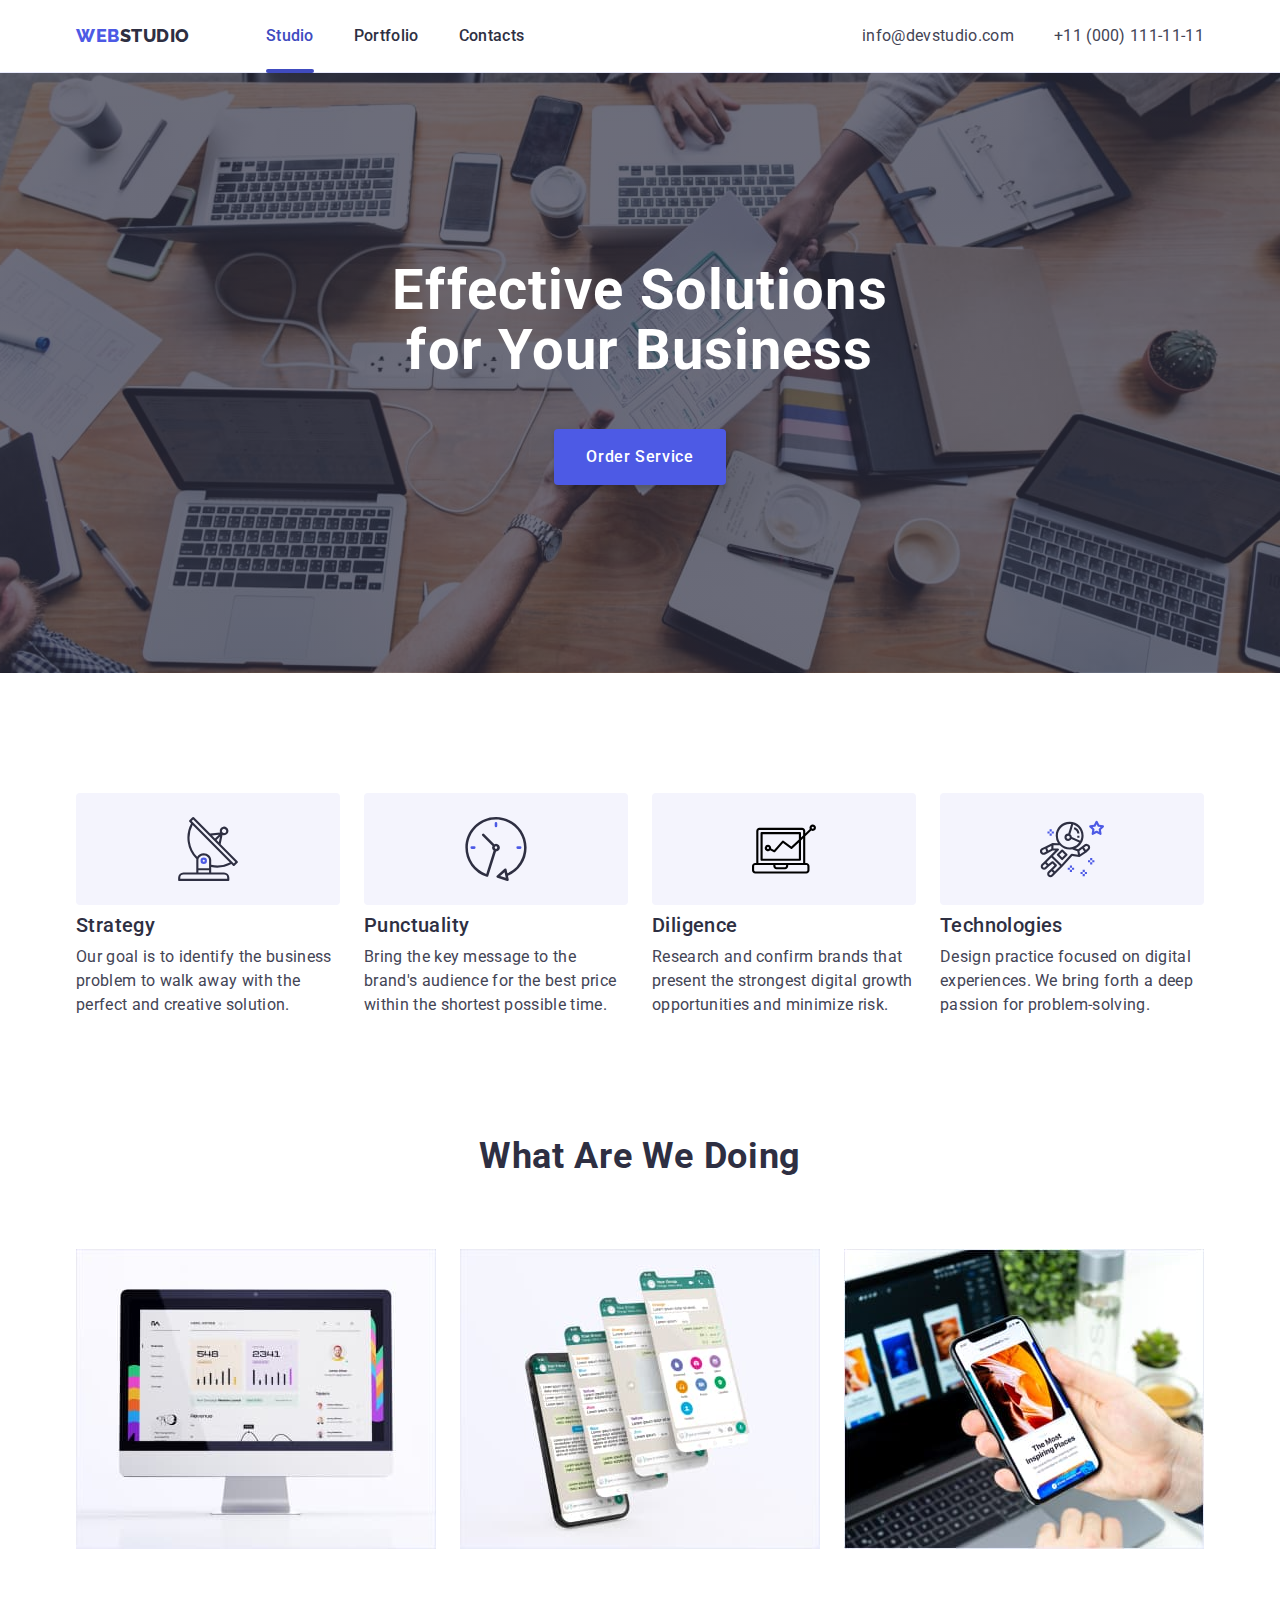
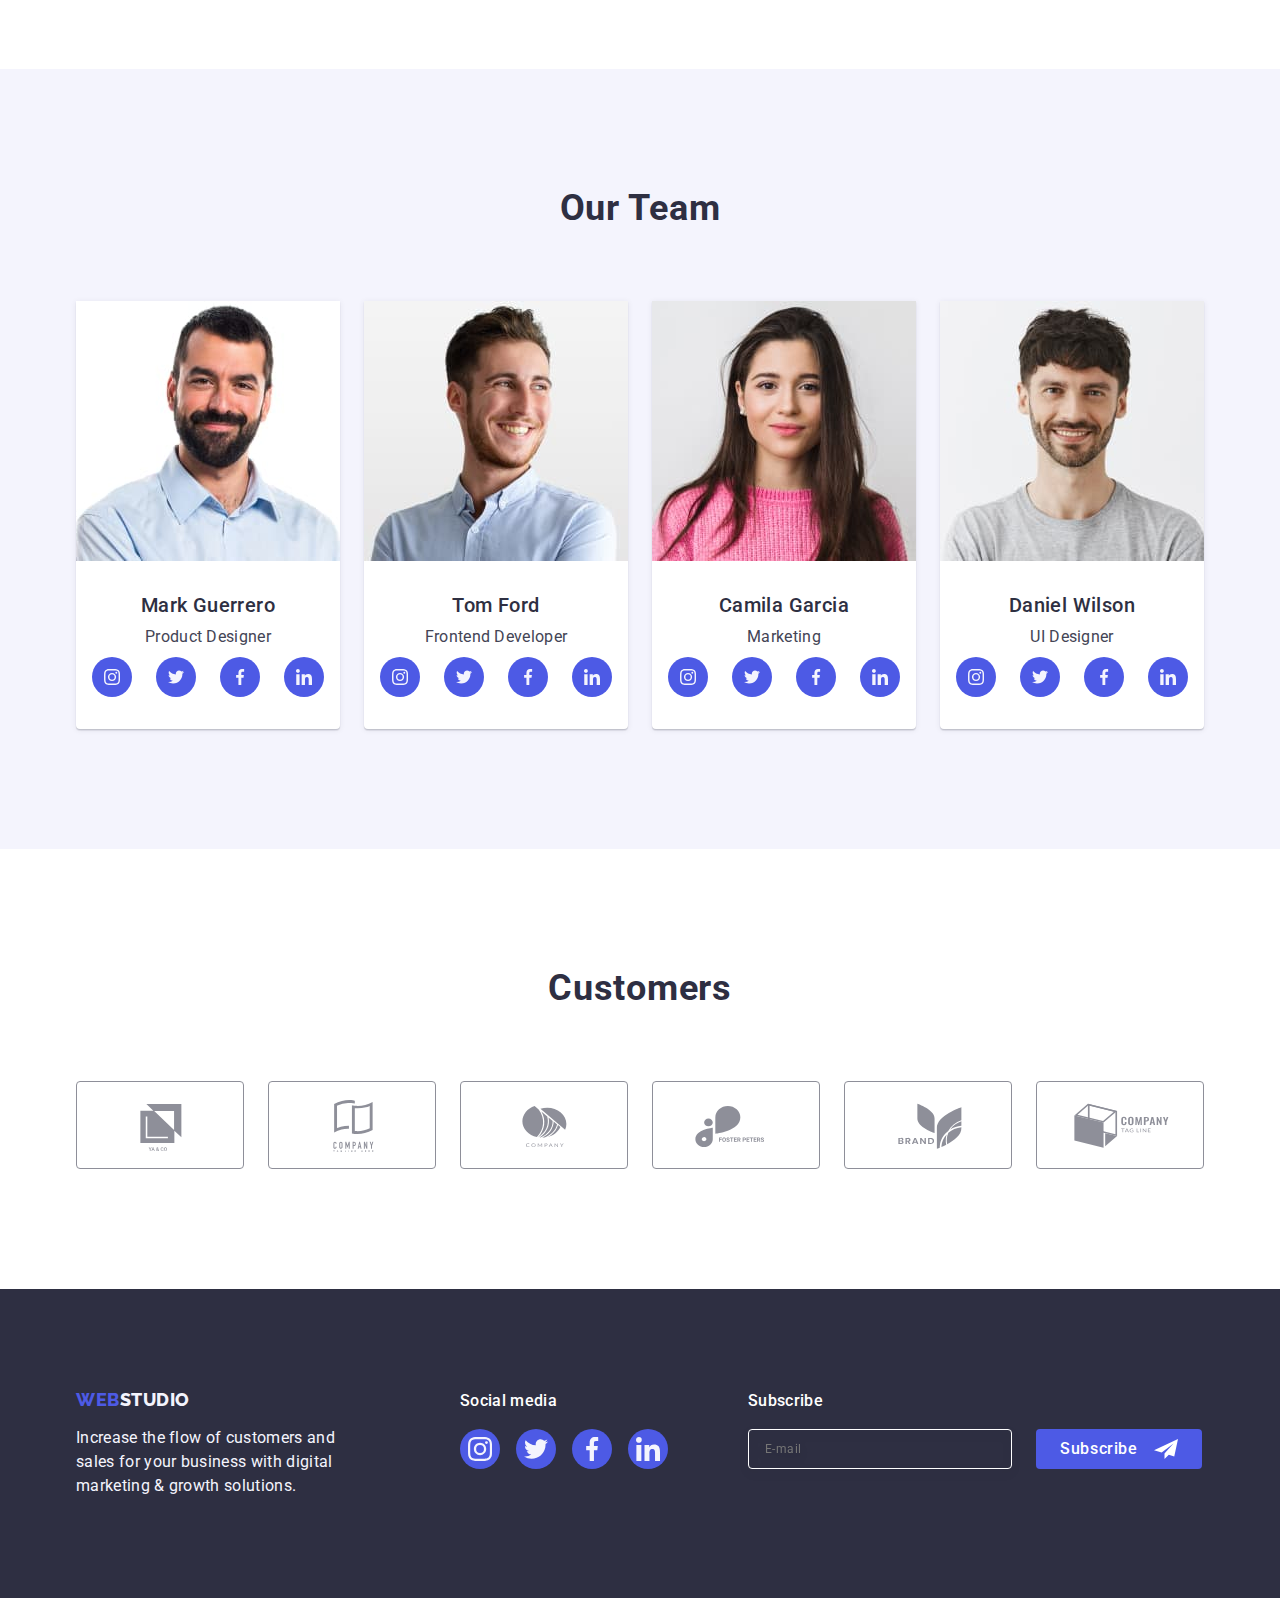
<file: index.html>
<!DOCTYPE html>
<html lang="en">
  <head>
    <meta charset="UTF-8" />
    <meta name="viewport" content="width=device-width, initial-scale=1.0" />
    <link
      href="https://cdn.jsdelivr.net/npm/modern-normalize@2.0.0/modern-normalize.min.css"
      rel="stylesheet"
    />
    <link rel="preconnect" href="https://fonts.googleapis.com" />
    <link rel="preconnect" href="https://fonts.gstatic.com" crossorigin />
    <link
      href="https://fonts.googleapis.com/css2?family=Raleway:wght@800&family=Roboto:wght@400;500;700;900&display=swap"
      rel="stylesheet"
    />
    <link rel="stylesheet" href="./css/styles.css" />
    <title>Main Page</title>
  </head>
  <body>
    <header class="top-line">
      <div class="container navigation-container">
        <nav class="navigation">
          <a href="./index.html" class="logo link"
            >Web<span class="logo-change">Studio</span></a
          >
          <ul class="page-nav list">
            <li><a href="./index.html" class="link current">Studio</a></li>
            <li><a href="./portfolio.html" class="link">Portfolio</a></li>
            <li><a href="" class="link">Contacts</a></li>
          </ul>
        </nav>
        <address class="header-adres">
          <ul class="contacts list">
            <li>
              <a href="mailto:info@devstudio.com" class="link"
                >info@devstudio.com</a
              >
            </li>
            <li>
              <a href="tel:+110001111111" class="link">+11 (000) 111-11-11</a>
            </li>
          </ul>
        </address>
      </div>
    </header>
    <main>
      <section class="main-section">
        <div class="container">
          <h1 class="main-title">Effective Solutions for Your Business</h1>
          <button type="button" class="main-button" data-modal-open>
            Order Service
          </button>
        </div>
      </section>
      <section class="prof-section">
        <div class="container">
          <h2 class="visually-hidden">Advantages</h2>
          <ul class="prof-list list">
            <li class="prof-item">
              <div class="adv-icon-container">
                <svg class="adv-icon" width="64" height="64">
                  <use href="./images/icons.svg#icon-antenna"></use>
                </svg>
              </div>
              <h3 class="prof-title">Strategy</h3>
              <p class="prof-text">
                Our goal is to identify the business problem to walk away with
                the perfect and creative solution.
              </p>
            </li>
            <li class="prof-item">
              <div class="adv-icon-container">
                <svg class="adv-icon" width="64" height="64">
                  <use href="./images/icons.svg#icon-clock"></use>
                </svg>
              </div>
              <h3 class="prof-title">Punctuality</h3>
              <p class="prof-text">
                Bring the key message to the brand's audience for the best price
                within the shortest possible time.
              </p>
            </li>
            <li class="prof-item">
              <div class="adv-icon-container">
                <svg class="adv-icon" width="64" height="64">
                  <use href="./images/icons.svg#icon-vector"></use>
                </svg>
              </div>
              <h3 class="prof-title">Diligence</h3>
              <p class="prof-text">
                Research and confirm brands that present the strongest digital
                growth opportunities and minimize risk.
              </p>
            </li>
            <li class="prof-item">
              <div class="adv-icon-container">
                <svg class="adv-icon" width="64" height="64">
                  <use href="./images/icons.svg#icon-astronaut"></use>
                </svg>
              </div>
              <h3 class="prof-title">Technologies</h3>
              <p class="prof-text">
                Design practice focused on digital experiences. We bring forth a
                deep passion for problem-solving.
              </p>
            </li>
          </ul>
        </div>
      </section>
      <section class="section-projects">
        <div class="container">
          <h2 class="title">What are we doing</h2>
          <ul class="projects-list list">
            <li class="projects-item">
              <img
                src="./images/img1.jpg"
                alt="computer"
                width="360"
                height="300"
              />
            </li>
            <li class="projects-item">
              <img
                src="./images/img2.jpg"
                alt="telephone"
                width="360"
                height="300"
              />
            </li>
            <li class="projects-item">
              <img
                src="./images/img3.jpg"
                alt="telephone"
                width="360"
                height="300"
              />
            </li>
          </ul>
        </div>
      </section>
      <section class="section-our-team">
        <div class="container">
          <h2 class="title">Our Team</h2>
          <ul class="our-team-list list">
            <li class="our-team-item">
              <img
                src="./images/teamcard1.jpg"
                alt="mark"
                width="264"
                height="260"
              />
              <div class="team-container">
                <h3 class="team-title">Mark Guerrero</h3>
                <p class="our-team-text">Product Designer</p>
                <ul class="team-sm-list list">
                  <li class="team-sm-item">
                    <a href="" class="link">
                      <svg class="icon" width="16" height="16">
                        <use
                          href="./images/icons.svg#icon-instagram-logo"
                        ></use>
                      </svg>
                    </a>
                  </li>
                  <li class="team-sm-item">
                    <a href="" class="link">
                      <svg class="icon" width="16" height="16">
                        <use href="./images/icons.svg#icon-twitter-logo"></use>
                      </svg>
                    </a>
                  </li>
                  <li class="team-sm-item">
                    <a href="" class="link">
                      <svg class="icon" width="16" height="16">
                        <use href="./images/icons.svg#icon-facebook-logo"></use>
                      </svg>
                    </a>
                  </li>
                  <li class="team-sm-item">
                    <a href="" class="link">
                      <svg class="icon" width="16" height="16">
                        <use href="./images/icons.svg#icon-linkedin-logo"></use>
                      </svg>
                    </a>
                  </li>
                </ul>
              </div>
            </li>
            <li class="our-team-item">
              <img
                src="./images/teamcard2.jpg"
                alt="tom"
                width="264"
                height="260"
              />
              <div class="team-container">
                <h3 class="team-title">Tom Ford</h3>
                <p class="our-team-text">Frontend Developer</p>
                <ul class="team-sm-list list">
                  <li class="team-sm-item">
                    <a href="" class="link">
                      <svg class="icon" width="16" height="16">
                        <use
                          href="./images/icons.svg#icon-instagram-logo"
                        ></use>
                      </svg>
                    </a>
                  </li>
                  <li class="team-sm-item">
                    <a href="" class="link">
                      <svg class="icon" width="16" height="16">
                        <use href="./images/icons.svg#icon-twitter-logo"></use>
                      </svg>
                    </a>
                  </li>
                  <li class="team-sm-item">
                    <a href="" class="link">
                      <svg class="icon" width="16" height="16">
                        <use href="./images/icons.svg#icon-facebook-logo"></use>
                      </svg>
                    </a>
                  </li>
                  <li class="team-sm-item">
                    <a href="" class="link">
                      <svg class="icon" width="16" height="16">
                        <use href="./images/icons.svg#icon-linkedin-logo"></use>
                      </svg>
                    </a>
                  </li>
                </ul>
              </div>
            </li>
            <li class="our-team-item">
              <img
                src="./images/teamcard3.jpg"
                alt="camila"
                width="264"
                height="260"
              />
              <div class="team-container">
                <h3 class="team-title">Camila Garcia</h3>
                <p class="our-team-text">Marketing</p>
                <ul class="team-sm-list list">
                  <li class="team-sm-item">
                    <a href="" class="link">
                      <svg class="icon" width="16" height="16">
                        <use
                          href="./images/icons.svg#icon-instagram-logo"
                        ></use>
                      </svg>
                    </a>
                  </li>
                  <li class="team-sm-item">
                    <a href="" class="link">
                      <svg class="icon" width="16" height="16">
                        <use href="./images/icons.svg#icon-twitter-logo"></use>
                      </svg>
                    </a>
                  </li>
                  <li class="team-sm-item">
                    <a href="" class="link">
                      <svg class="icon" width="16" height="16">
                        <use href="./images/icons.svg#icon-facebook-logo"></use>
                      </svg>
                    </a>
                  </li>
                  <li class="team-sm-item">
                    <a href="" class="link">
                      <svg class="icon" width="16" height="16">
                        <use href="./images/icons.svg#icon-linkedin-logo"></use>
                      </svg>
                    </a>
                  </li>
                </ul>
              </div>
            </li>
            <li class="our-team-item">
              <img
                src="./images/teamcard4.jpg"
                alt="daniel"
                width="264"
                height="260"
              />
              <div class="team-container">
                <h3 class="team-title">Daniel Wilson</h3>
                <p class="our-team-text">UI Designer</p>
                <ul class="team-sm-list list">
                  <li class="team-sm-item">
                    <a href="" class="link">
                      <svg class="icon" width="16" height="16">
                        <use
                          href="./images/icons.svg#icon-instagram-logo"
                        ></use>
                      </svg>
                    </a>
                  </li>
                  <li class="team-sm-item">
                    <a href="" class="link">
                      <svg class="icon" width="16" height="16">
                        <use href="./images/icons.svg#icon-twitter-logo"></use>
                      </svg>
                    </a>
                  </li>
                  <li class="team-sm-item">
                    <a href="" class="link">
                      <svg class="icon" width="16" height="16">
                        <use href="./images/icons.svg#icon-facebook-logo"></use>
                      </svg>
                    </a>
                  </li>
                  <li class="team-sm-item">
                    <a href="" class="link">
                      <svg class="icon" width="16" height="16">
                        <use href="./images/icons.svg#icon-linkedin-logo"></use>
                      </svg>
                    </a>
                  </li>
                </ul>
              </div>
            </li>
          </ul>
        </div>
      </section>
      <section class="section-customers">
        <div class="container">
          <h2 class="title">Customers</h2>
          <ul class="customers-list list">
            <li class="customers-item">
              <a href="" class="link">
                <svg class="icon" width="104" height="56">
                  <use href="./images/icons.svg#icon-customer-1"></use>
                </svg>
              </a>
            </li>
            <li class="customers-item">
              <a href="" class="link">
                <svg class="icon" width="104" height="56">
                  <use href="./images/icons.svg#icon-customer-2"></use>
                </svg>
              </a>
            </li>
            <li class="customers-item">
              <a href="" class="link">
                <svg class="icon" width="104" height="56">
                  <use href="./images/icons.svg#icon-customer-3"></use>
                </svg>
              </a>
            </li>
            <li class="customers-item">
              <a href="" class="link">
                <svg class="icon" width="104" height="56">
                  <use href="./images/icons.svg#icon-customer-4"></use>
                </svg>
              </a>
            </li>
            <li class="customers-item">
              <a href="" class="link">
                <svg class="icon" width="104" height="56">
                  <use href="./images/icons.svg#icon-customer-5"></use>
                </svg>
              </a>
            </li>
            <li class="customers-item">
              <a href="" class="link">
                <svg class="icon" width="104" height="56">
                  <use href="./images/icons.svg#icon-customer-6"></use>
                </svg>
              </a>
            </li>
          </ul>
        </div>
      </section>
    </main>
    <footer class="bottom">
      <div class="father-footer-container container">
        <div class="footer-info-container">
          <a href="./index.html" class="logo link"
            >Web<span class="logo-change-footer">Studio</span></a
          >
          <p class="footer-text">
            Increase the flow of customers and sales for your business with
            digital marketing & growth solutions.
          </p>
        </div>
        <div class="footer-sm-container">
          <p class="sm-sub-text">Social media</p>
          <ul class="footer-sm-list list">
            <li class="footer-sm-item">
              <a href="" class="link">
                <svg class="icon" width="24" height="24">
                  <use href="./images/icons.svg#icon-instagram-logo"></use>
                </svg>
              </a>
            </li>
            <li class="footer-sm-item">
              <a href="" class="link">
                <svg class="icon" width="24" height="24">
                  <use href="./images/icons.svg#icon-twitter-logo"></use>
                </svg>
              </a>
            </li>
            <li class="footer-sm-item">
              <a href="" class="link">
                <svg class="icon" width="24" height="24">
                  <use href="./images/icons.svg#icon-facebook-logo"></use>
                </svg>
              </a>
            </li>
            <li class="footer-sm-item">
              <a href="" class="link">
                <svg class="icon" width="24" height="24">
                  <use href="./images/icons.svg#icon-linkedin-logo"></use>
                </svg>
              </a>
            </li>
          </ul>
        </div>
        <div class="footer-sub-container">
          <p class="sm-sub-text">Subscribe</p>
          <form class="footer-form">
            <label class="footer-label">
              <input
                type="email"
                class="footer-input"
                name="email-address"
                placeholder="E-mail"
              />
            </label>
            <button type="submit" class="footer-button button">
              Subscribe
              <svg class="icon" width="24" height="24">
                <use href="./images/icons.svg#icon-frame"></use>
              </svg>
            </button>
          </form>
        </div>
      </div>
    </footer>
    <div class="backdrop is-hidden" data-modal>
      <div class="modal">
        <button type="button" class="close-button" data-modal-close>
          <svg class="close-icon" width="8" height="8">
            <use href="./images/icons.svg#icon-close-black"></use>
          </svg>
        </button>
        <p class="modal-p">Leave your contacts and we will call you back</p>
        <form class="modal-form">
          <div class="modal-form-container">
            <label class="modal-label" for="user-name">Name</label>
            <div class="modal-input-container">
              <input
                type="text"
                class="modal-input"
                name="user-name"
                id="user-name"
              />
              <svg class="icon" width="18" height="24">
                <use href="./images/icons.svg#icon-person"></use>
              </svg>
            </div>
          </div>
          <div class="modal-form-container">
            <label class="modal-label" for="user-phone">Phone</label>
            <div class="modal-input-container">
              <input
                type="text"
                class="modal-input"
                name="user-phone"
                id="user-phone"
              />
              <svg class="icon" width="18" height="24">
                <use href="./images/icons.svg#icon-phone"></use>
              </svg>
            </div>
          </div>
          <div class="modal-form-container">
            <label class="modal-label" for="user-email">Email</label>
            <div class="modal-input-container">
              <input
                type="text"
                class="modal-input"
                name="user-email"
                id="user-email"
              />
              <svg class="icon" width="18" height="24">
                <use href="./images/icons.svg#icon-email"></use>
              </svg>
            </div>
          </div>
          <div class="modal-form-area-container">
            <label class="modal-label" for="user-comment">Comment</label>
            <textarea
              class="modal-area"
              id="user-comment"
              name="user-comment"
              placeholder="Text input"
            ></textarea>
          </div>
          <div class="modal-form-check-container">
            <input
              type="checkbox"
              class="visually-hidden"
              name="user-privacy"
              id="user-privacy"
              value="true"
            />
            <label class="modal-check-label" for="user-privacy"
              ><span class="label-span"
                ><svg class="icon" width="10" height="8">
                  <use href="./images/icons.svg#icon-check"></use></svg></span
              >I accept the terms and conditions of the
              <a href="" class="label-link">Privacy Policy</a></label
            >
          </div>
          <button type="submit" class="modal-button">Send</button>
        </form>
      </div>
    </div>
    <script src="./js/modal.js"></script>
  </body>
</html>
</file>
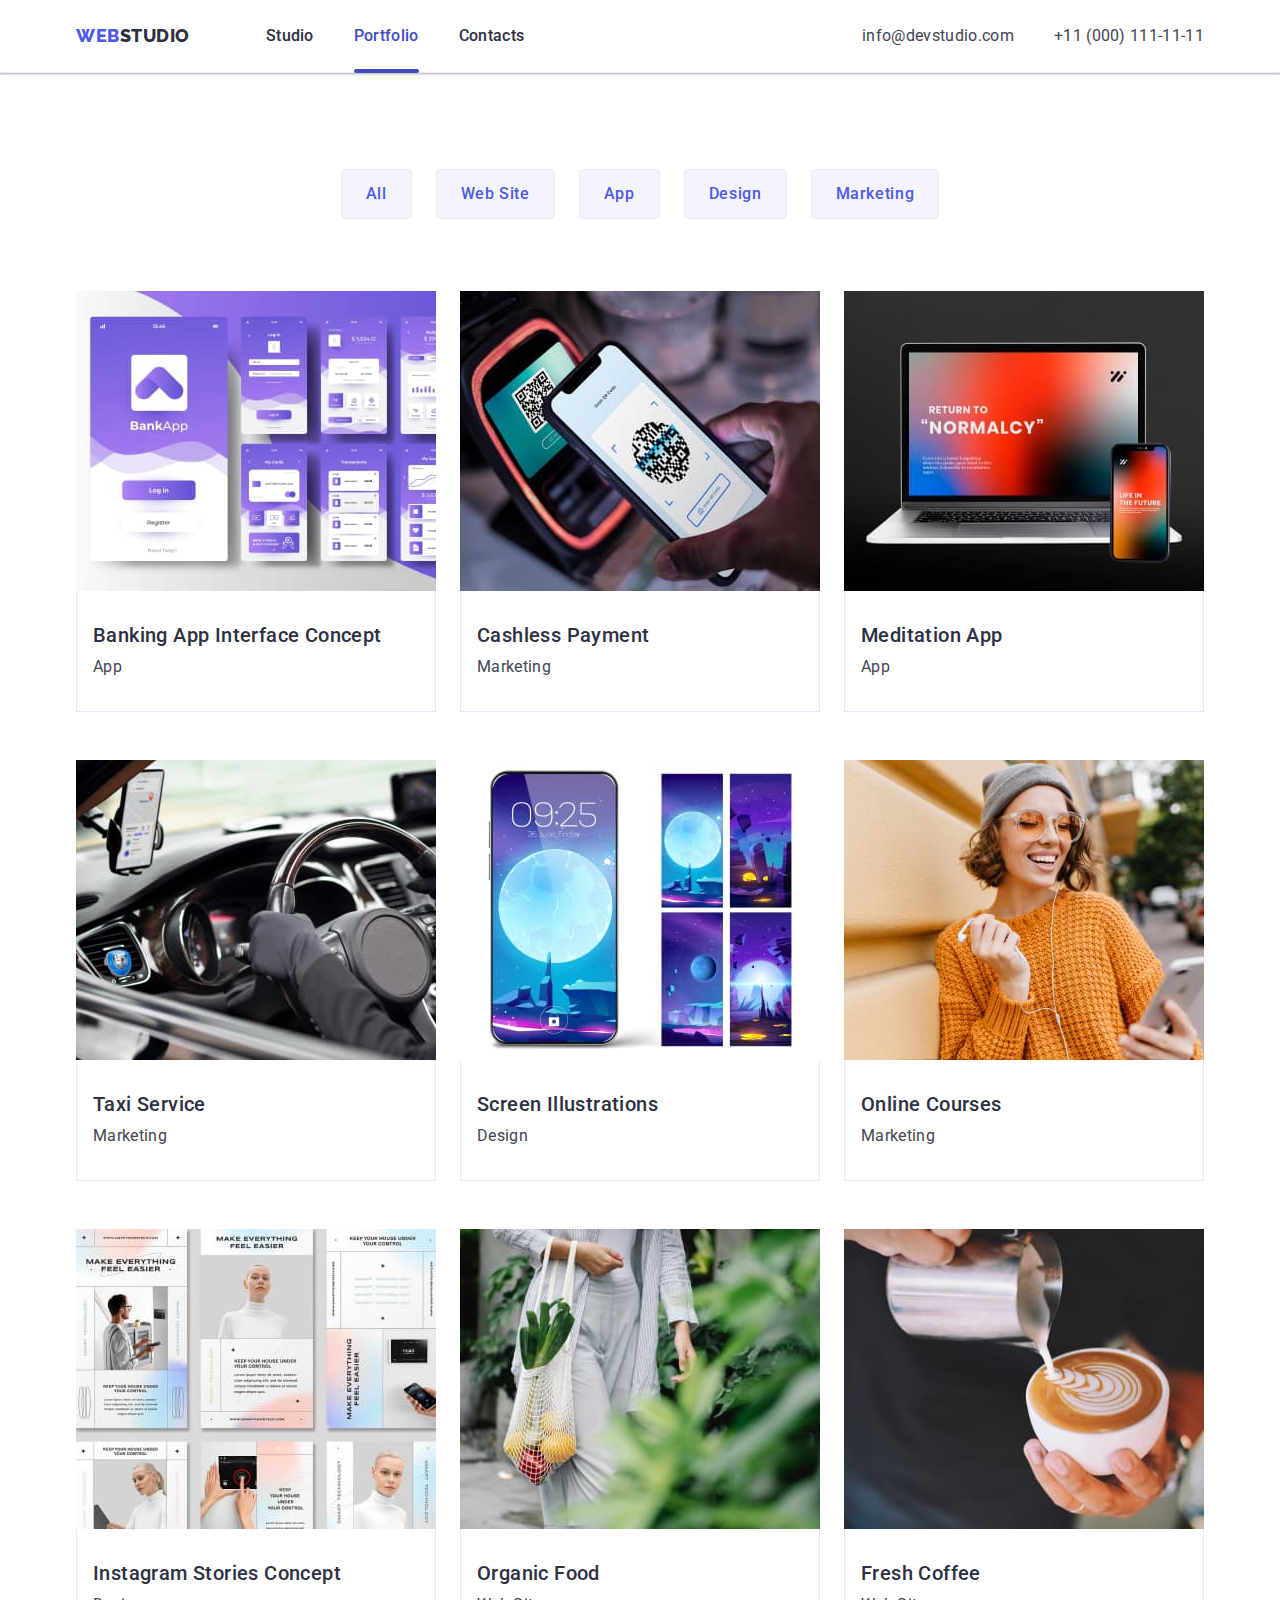
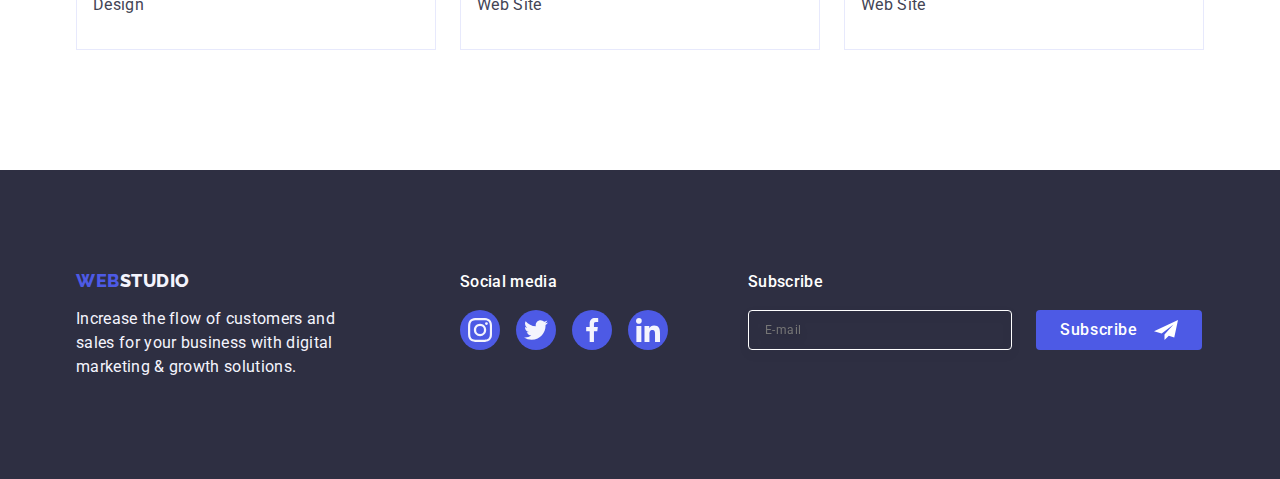
<file: portfolio.html>
<!DOCTYPE html>
<html lang="en">
  <head>
    <meta charset="UTF-8" />
    <meta name="viewport" content="width=device-width, initial-scale=1.0" />
    <link
      href="https://cdn.jsdelivr.net/npm/modern-normalize@2.0.0/modern-normalize.min.css"
      rel="stylesheet"
    />
    <link rel="preconnect" href="https://fonts.googleapis.com" />
    <link rel="preconnect" href="https://fonts.gstatic.com" crossorigin />
    <link
      href="https://fonts.googleapis.com/css2?family=Raleway:wght@800&family=Roboto:wght@400;500;700;900&display=swap"
      rel="stylesheet"
    />
    <link rel="stylesheet" href="./css/styles.css" />
    <title>Portfolio</title>
  </head>
  <body>
    <header class="top-line">
      <div class="container navigation-container">
        <nav class="navigation">
          <a href="./index.html" class="logo link"
            >Web<span class="logo-change">Studio</span></a
          >
          <ul class="page-nav list">
            <li><a href="./index.html" class="link">Studio</a></li>
            <li>
              <a href="./portfolio.html" class="link current">Portfolio</a>
            </li>
            <li><a href="" class="link">Contacts</a></li>
          </ul>
        </nav>
        <address class="header-adres">
          <ul class="contacts list">
            <li>
              <a href="mailto:info@devstudio.com" class="link"
                >info@devstudio.com</a
              >
            </li>
            <li>
              <a href="tel:+110001111111" class="link">+11 (000) 111-11-11</a>
            </li>
          </ul>
        </address>
      </div>
    </header>
    <main>
      <section class="section-portfolio">
        <div class="container">
          <h1 class="visually-hidden">none text</h1>
          <ul class="portfolio-button-list list">
            <li class="portfolio-item">
              <button type="button" class="portfolio-button">All</button>
            </li>
            <li class="portfolio-item">
              <button type="button" class="portfolio-button">Web Site</button>
            </li>
            <li class="portfolio-item">
              <button type="button" class="portfolio-button">App</button>
            </li>
            <li class="portfolio-item">
              <button type="button" class="portfolio-button">Design</button>
            </li>
            <li class="portfolio-item">
              <button type="button" class="portfolio-button">Marketing</button>
            </li>
          </ul>
          <ul class="portfolio-app-list list">
            <li class="portfolio-app-item">
              <a href="" class="portfolio-link link">
                <div class="overlay">
                  <img
                    src="./images/bankingapp.jpg"
                    alt="banking interface"
                    width="360"
                    height="300"
                  />
                  <p class="text-overlay">
                    14 Stylish and User-Friendly App Design Concepts · Task
                    Manager App · Calorie Tracker App · Exotic Fruit Ecommerce
                    App · Cloud Storage App
                  </p>
                </div>
                <div class="app-container">
                  <h2 class="portfolio-title">Banking App Interface Concept</h2>
                  <p class="portfolio-text">App</p>
                </div></a
              >
            </li>
            <li class="portfolio-app-item">
              <a href="" class="portfolio-link link">
                <div class="overlay">
                  <img
                    src="./images/cashpay.jpg"
                    alt="banking interface"
                    width="360"
                    height="300"
                  />
                  <p class="text-overlay">
                    14 Stylish and User-Friendly App Design Concepts · Task
                    Manager App · Calorie Tracker App · Exotic Fruit Ecommerce
                    App · Cloud Storage App
                  </p>
                </div>
                <div class="app-container">
                  <h2 class="portfolio-title">Cashless Payment</h2>
                  <p class="portfolio-text">Marketing</p>
                </div></a
              >
            </li>
            <li class="portfolio-app-item">
              <a href="" class="portfolio-link link">
                <div class="overlay">
                  <img
                    src="./images/meditationapp.jpg"
                    alt="banking interface"
                    width="360"
                    height="300"
                  />
                  <p class="text-overlay">
                    14 Stylish and User-Friendly App Design Concepts · Task
                    Manager App · Calorie Tracker App · Exotic Fruit Ecommerce
                    App · Cloud Storage App
                  </p>
                </div>
                <div class="app-container">
                  <h2 class="portfolio-title">Meditation App</h2>
                  <p class="portfolio-text">App</p>
                </div></a
              >
            </li>
            <li class="portfolio-app-item">
              <a href="" class="portfolio-link link">
                <div class="overlay">
                  <img
                    src="./images/taxiservice.jpg"
                    alt="banking interface"
                    width="360"
                    height="300"
                  />
                  <p class="text-overlay">
                    14 Stylish and User-Friendly App Design Concepts · Task
                    Manager App · Calorie Tracker App · Exotic Fruit Ecommerce
                    App · Cloud Storage App
                  </p>
                </div>
                <div class="app-container">
                  <h2 class="portfolio-title">Taxi Service</h2>
                  <p class="portfolio-text">Marketing</p>
                </div></a
              >
            </li>
            <li class="portfolio-app-item">
              <a href="" class="portfolio-link link">
                <div class="overlay">
                  <img
                    src="./images/illustrations.jpg"
                    alt="banking interface"
                    width="360"
                    height="300"
                  />
                  <p class="text-overlay">
                    14 Stylish and User-Friendly App Design Concepts · Task
                    Manager App · Calorie Tracker App · Exotic Fruit Ecommerce
                    App · Cloud Storage App
                  </p>
                </div>
                <div class="app-container">
                  <h2 class="portfolio-title">Screen Illustrations</h2>
                  <p class="portfolio-text">Design</p>
                </div></a
              >
            </li>
            <li class="portfolio-app-item">
              <a href="" class="portfolio-link link">
                <div class="overlay">
                  <img
                    src="./images/nicegirl.jpg"
                    alt="banking interface"
                    width="360"
                    height="300"
                  />
                  <p class="text-overlay">
                    14 Stylish and User-Friendly App Design Concepts · Task
                    Manager App · Calorie Tracker App · Exotic Fruit Ecommerce
                    App · Cloud Storage App
                  </p>
                </div>
                <div class="app-container">
                  <h2 class="portfolio-title">Online Courses</h2>
                  <p class="portfolio-text">Marketing</p>
                </div></a
              >
            </li>
            <li class="portfolio-app-item">
              <a href="" class="portfolio-link link">
                <div class="overlay">
                  <img
                    src="./images/iststorconc.jpg"
                    alt="banking interface"
                    width="360"
                    height="300"
                  />
                  <p class="text-overlay">
                    14 Stylish and User-Friendly App Design Concepts · Task
                    Manager App · Calorie Tracker App · Exotic Fruit Ecommerce
                    App · Cloud Storage App
                  </p>
                </div>
                <div class="app-container">
                  <h2 class="portfolio-title">Instagram Stories Concept</h2>
                  <p class="portfolio-text">Design</p>
                </div></a
              >
            </li>
            <li class="portfolio-app-item">
              <a href="" class="portfolio-link link">
                <div class="overlay">
                  <img
                    src="./images/orgfood.jpg"
                    alt="banking interface"
                    width="360"
                    height="300"
                  />
                  <p class="text-overlay">
                    14 Stylish and User-Friendly App Design Concepts · Task
                    Manager App · Calorie Tracker App · Exotic Fruit Ecommerce
                    App · Cloud Storage App
                  </p>
                </div>
                <div class="app-container">
                  <h2 class="portfolio-title">Organic Food</h2>
                  <p class="portfolio-text">Web Site</p>
                </div></a
              >
            </li>
            <li class="portfolio-app-item">
              <a href="" class="portfolio-link link">
                <div class="overlay">
                  <img
                    src="./images/freshcoffe.jpg"
                    alt="banking interface"
                    width="360"
                    height="300"
                  />
                  <p class="text-overlay">
                    14 Stylish and User-Friendly App Design Concepts · Task
                    Manager App · Calorie Tracker App · Exotic Fruit Ecommerce
                    App · Cloud Storage App
                  </p>
                </div>
                <div class="app-container">
                  <h2 class="portfolio-title">Fresh Coffee</h2>
                  <p class="portfolio-text">Web Site</p>
                </div></a
              >
            </li>
          </ul>
        </div>
      </section>
    </main>
    <footer class="bottom">
      <div class="father-footer-container container">
        <div class="footer-info-container">
          <a href="./index.html" class="logo link"
            >Web<span class="logo-change-footer">Studio</span></a
          >
          <p class="footer-text">
            Increase the flow of customers and sales for your business with
            digital marketing & growth solutions.
          </p>
        </div>
        <div class="footer-sm-container">
          <p class="sm-sub-text">Social media</p>
          <ul class="footer-sm-list list">
            <li class="footer-sm-item">
              <a href="" class="link">
                <svg class="icon" width="24" height="24">
                  <use href="./images/icons.svg#icon-instagram-logo"></use>
                </svg>
              </a>
            </li>
            <li class="footer-sm-item">
              <a href="" class="link">
                <svg class="icon" width="24" height="24">
                  <use href="./images/icons.svg#icon-twitter-logo"></use>
                </svg>
              </a>
            </li>
            <li class="footer-sm-item">
              <a href="" class="link">
                <svg class="icon" width="24" height="24">
                  <use href="./images/icons.svg#icon-facebook-logo"></use>
                </svg>
              </a>
            </li>
            <li class="footer-sm-item">
              <a href="" class="link">
                <svg class="icon" width="24" height="24">
                  <use href="./images/icons.svg#icon-linkedin-logo"></use>
                </svg>
              </a>
            </li>
          </ul>
        </div>
        <div class="footer-sub-container">
          <p class="sm-sub-text">Subscribe</p>
          <form class="footer-form">
            <label class="footer-label">
              <input
                type="email"
                class="footer-input"
                name="email-address"
                placeholder="E-mail"
              />
            </label>
            <button type="submit" class="footer-button button">
              Subscribe
              <svg class="icon" width="24" height="24">
                <use href="./images/icons.svg#icon-frame"></use>
              </svg>
            </button>
          </form>
        </div>
      </div>
    </footer>
  </body>
</html>
</file>
<file: css/styles.css>
body {
  font-family: "Roboto", sans-serif;
  color: #434455;
  background-color: var(--white-color);
  font-size: 16px;
  line-height: 1.5;
  letter-spacing: 0.02em;
}

:root {
  --cloud-color: #f4f4fd;
  --navy-color: #2e2f42;
  --white-color: #ffffff;
  --iris-color: #4d5ae5;
  --ocean-color: #404bbf;
  --corn-color: #e7e9fc;
  --light-slate-color: #8e8f99;
  --green-color: #31d0aa;
  --dairy-color: #fcfcfc;
}

p,
h1,
h2,
h3,
h4,
h5,
h6 {
  margin-top: 0;
  margin-bottom: 0;
}

ul {
  margin-top: 0;
  margin-bottom: 0;
  padding-left: 0;
}

img {
  display: block;
}

button {
  font-family: inherit;
  color: currentColor;
}

input {
  font-family: inherit;
}

.container {
  width: 1158px;
  margin: 0 auto;
  padding-left: 15px;
  padding-right: 15px;
}

.navigation-container {
  display: flex;
  justify-content: space-between;
}

.top-line {
  border-bottom: 1px solid var(--corn-color);
  box-shadow: 0px 1px 6px 0px rgba(46, 47, 66, 0.08),
    0px 1px 1px 0px rgba(46, 47, 66, 0.16),
    0px 2px 1px 0px rgba(46, 47, 66, 0.08);
}

.navigation {
  display: flex;
  align-items: center;
}

.logo {
  font-family: "Raleway", sans-serif;
  font-weight: 800;
  font-size: 18px;
  line-height: 1.17;
  letter-spacing: 0.03em;
  text-transform: uppercase;
  text-decoration: none;
  color: var(--iris-color);
  display: flex;
  margin-right: 76px;
}

.logo-change {
  color: var(--navy-color);
}

.list {
  list-style: none;
  padding: 0;
  margin: 0;
}

.page-nav {
  display: flex;
  gap: 40px;
  margin: 0 auto;
}

.page-nav .link {
  font-weight: 500;
  font-style: normal;
  text-decoration: none;
  color: var(--navy-color);
  display: block;
  padding-top: 24px;
  padding-bottom: 24px;
  transition: color 250ms cubic-bezier(0.4, 0, 0.2, 1);
}

.page-nav .link:hover,
.page-nav .link:active,
.page-nav .link:focus {
  color: var(--ocean-color);
}

.page-nav .link.current {
  color: var(--ocean-color);
}

.current {
  position: relative;
}

.current::after {
  content: "";
  width: 100%;
  height: 4px;
  border-radius: 2px;
  position: absolute;
  bottom: -1px;
  background-color: var(--ocean-color);
  left: 0;
}

.header-adres {
  font-style: normal;
  display: flex;
}

.contacts {
  display: flex;
  gap: 40px;
}

.contacts .link {
  font-style: normal;
  text-decoration: none;
  color: #434455;
  display: block;
  padding-top: 24px;
  padding-bottom: 24px;
  transition: color 250ms cubic-bezier(0.4, 0, 0.2, 1);
}

.contacts .link:hover,
.contacts .link:active,
.contacts .link:focus {
  color: var(--ocean-color);
}

.bottom {
  background-color: var(--navy-color);
  padding-top: 100px;
  padding-bottom: 100px;
}

.bottom .logo {
  display: inline-block;
  margin-bottom: 16px;
  margin-right: 0;
}

.logo-change-footer {
  color: var(--cloud-color);
}

.footer-text {
  color: var(--cloud-color);
  display: flex;
  width: 264px;
  flex-direction: column;
  flex-shrink: 0;
}

.father-footer-container {
  display: flex;
  align-items: baseline;
}

.footer-info-container {
  margin-right: 120px;
}

.footer-sm-container {
  margin-right: 80px;
}

.sm-sub-text {
  font-weight: 500;
  color: var(--white-color);
  margin-bottom: 16px;
}

.footer-sm-list {
  display: flex;
  gap: 16px;
}

.footer-sm-list .link {
  display: flex;
  justify-content: center;
  align-items: center;
  width: 40px;
  height: 40px;
  border-radius: 50%;
  background-color: var(--iris-color);
  transition: background-color 250ms cubic-bezier(0.4, 0, 0.2, 1);
}

.footer-sm-list .icon {
  fill: var(--cloud-color);
}

.footer-sm-list .link:hover,
.footer-sm-list .link:focus {
  background-color: var(--green-color);
}

.footer-form {
  display: flex;
  gap: 24px;
}

.footer-input {
  padding-left: 16px;
  border-radius: 4px;
  border: 1px solid var(--white-color);
  width: 264px;
  height: 40px;
  flex-shrink: 0;
  background-color: transparent;
  color: var(--white-color);
  font-size: 12px;
  line-height: 1.5;
  letter-spacing: 0.04em;
  filter: drop-shadow(0px 4px 4px rgba(0, 0, 0, 0.15));
}

.footer-button {
  display: flex;
  cursor: pointer;
  min-width: 165px;
  height: 40px;
  padding: 8px 24px;
  justify-content: center;
  align-items: center;
  border-radius: 4px;
  border: none;
  background-color: var(--iris-color);
  color: var(--white-color);
  font-weight: 500;
  letter-spacing: 0.04em;
  line-height: 1.5;
  text-align: center;
  fill: var(--white-color);
  transition: background-color 250ms cubic-bezier(0.4, 0, 0.2, 1);
}

.footer-button .icon {
  margin-left: 16px;
}

.footer-button:is(:hover, :focus) {
  background-color: var(--green-color);
}

.backdrop.is-hidden {
  visibility: hidden;
  opacity: 0;
  pointer-events: none;
}

.backdrop {
  position: fixed;
  top: 0;
  left: 0;
  width: 100%;
  height: 100%;
  opacity: 1;
  background-color: rgba(46, 47, 66, 0.4);
  transition: opacity 250ms cubic-bezier(0.4, 0, 0.2, 1),
    visibility 250ms cubic-bezier(0.4, 0, 0.2, 1);
  visibility: visible;
}

.modal {
  position: absolute;
  top: 50%;
  left: 50%;
  transform: translate(-50%, -50%) scale(1);
  width: 408px;
  min-height: 584px;
  background-color: var(--dairy-color);
  box-shadow: 0px 2px 1px 0px rgba(0, 0, 0, 0.2),
    0px 1px 3px 0px rgba(0, 0, 0, 0.12), 0px 1px 1px 0px rgba(0, 0, 0, 0.14);
  border-radius: 4px;
  transition: transform 250ms cubic-bezier(0.4, 0, 0.2, 1);
  padding: 72px 24px 24px 24px;
}

.close-button {
  position: absolute;
  top: 24px;
  right: 24px;
  width: 24px;
  height: 24px;
  border-radius: 50%;
  display: flex;
  align-items: center;
  justify-content: center;
  background-color: var(--corn-color);
  border: 1px solid rgba(0, 0, 0, 0.1);
  padding: 0;
  cursor: pointer;
  transition: background-color 250ms cubic-bezier(0.4, 0, 0.2, 1),
    border 250ms cubic-bezier(0.4, 0, 0.2, 1);
}

.close-button:is(:hover, :focus) {
  background-color: var(--ocean-color);
  border: none;
  fill: var(--white-color);
}

.close-icon {
  transition: fill 250ms cubic-bezier(0.4, 0, 0.2, 1);
}

.modal-p {
  font-weight: 500;
  text-align: center;
  color: var(--navy-color);
  margin-bottom: 16px;
}

.modal-form-container {
  margin-bottom: 8px;
}

.modal-label {
  font-size: 12px;
  line-height: 1.17;
  letter-spacing: 0.04em;
  color: var(--light-slate-color);
  display: block;
  margin-bottom: 4px;
}

.modal-input-container {
  position: relative;
}

.modal-input {
  width: 100%;
  height: 40px;
  border: 1px solid rgba(46, 47, 66, 0.4);
  border-radius: 4px;
  background-color: transparent;
  padding-left: 38px;
  outline: transparent;
  transition: border-color 250ms cubic-bezier(0.4, 0, 0.2, 1);
}

.modal-input:focus {
  border-color: var(--iris-color);
}

.modal-input-container .icon {
  position: absolute;
  left: 16px;
  top: 50%;
  transform: translateY(-50%);
  transition: fill 250ms cubic-bezier(0.4, 0, 0.2, 1);
}

.modal-input:focus + .icon {
  fill: var(--iris-color);
}

.modal-form-area-container {
  margin-bottom: 16px;
}

.modal-area {
  width: 100%;
  height: 120px;
  font-size: 12px;
  line-height: 1.17;
  letter-spacing: 0.04em;
  color: rgba(46, 47, 66, 0.4);
  border: 1px solid rgba(46, 47, 66, 0.4);
  border-radius: 4px;
  background-color: transparent;
  padding: 8px 16px;
  outline: transparent;
  resize: none;
  transition: border-color 250ms cubic-bezier(0.4, 0, 0.2, 1);
}

.modal-area:focus {
  border-color: var(--iris-color);
}

.modal-form-check-container {
  margin-bottom: 24px;
}

.modal-check-label {
  font-size: 12px;
  line-height: 1.17;
  letter-spacing: 0.04em;
  color: var(--light-slate-color);
}

.label-span {
  width: 16px;
  height: 16px;
  border: 1px solid rgba(46, 47, 66, 0.4);
  border-radius: 2px;
  transition: background-color 250ms cubic-bezier(0.4, 0, 0.2, 1),
    border 250ms cubic-bezier(0.4, 0, 0.2, 1),
    fill 250ms cubic-bezier(0.4, 0, 0.2, 1);
  display: inline-flex;
  align-items: center;
  justify-content: center;
  fill: transparent;
  margin-right: 8px;
}

.modal-form-check-container
  input[type="checkbox"]:checked
  + .modal-check-label
  .label-span {
  background-color: var(--ocean-color);
  border: none;
  fill: var(--cloud-color);
}

.label-link {
  color: var(--iris-color);
}

.modal-button {
  display: block;
  margin: 0 auto;
  min-width: 169px;
  height: 56px;
  font-weight: 500;
  letter-spacing: 0.04em;
  line-height: 1.5;
  color: var(--white-color);
  cursor: pointer;
  background-color: var(--iris-color);
  border: none;
  border-radius: 4px;
  transition: background-color 250ms cubic-bezier(0.4, 0, 0.2, 1);
}

.modal-button:is(:hover, :focus) {
  background-color: var(--ocean-color);
}

.main-section {
  background-image: linear-gradient(
      rgba(46, 47, 66, 0.7),
      rgba(46, 47, 66, 0.7)
    ),
    url(../images/people-office.jpg);
  background-repeat: no-repeat;
  background-position: center;
  background-size: cover;
  margin: 0 auto;
  background-color: var(--navy-color);
  padding-top: 188px;
  padding-bottom: 188px;
  max-width: 1440px;
}

.main-title {
  font-size: 56px;
  font-weight: 700;
  line-height: 1.07;
  letter-spacing: 0.02em;
  text-align: center;
  color: var(--white-color);
  display: flex;
  max-width: 496px;
  flex-direction: column;
  flex-shrink: 0;
  margin: 0 auto;
  margin-bottom: 48px;
}

.main-button {
  font-weight: 500;
  letter-spacing: 0.04em;
  line-height: 1.5;
  color: var(--white-color);
  background-color: var(--iris-color);
  cursor: pointer;
  display: block;
  min-width: 169px;
  padding: 16px 32px;
  border: none;
  border-radius: 4px;
  box-shadow: 0px 4px 4px 0px rgba(0, 0, 0, 0.15);
  margin: 0 auto;
  transition: background-color 250ms cubic-bezier(0.4, 0, 0.2, 1);
}

.main-button:hover,
.main-button:focus {
  background-color: var(--ocean-color);
}

.prof-list {
  display: flex;
  gap: 24px;
}

.prof-item {
  width: calc((100% - 72px) / 4);
}

.prof-section {
  padding-top: 120px;
  padding-bottom: 120px;
}

.visually-hidden {
  position: absolute;
  overflow: hidden;
  clip: rect(0 0 0 0);
  clip-path: inset(100%);
  white-space: nowrap;
  width: 1px;
  height: 1px;
  margin: -1px;
  padding: 0;
  border: 0;
}

.adv-icon-container {
  display: flex;
  justify-content: center;
  align-items: center;
  height: 112px;
  border-radius: 4px;
  background-color: var(--cloud-color);
  margin-bottom: 8px;
}

.prof-title {
  font-size: 20px;
  font-weight: 500;
  line-height: 1.2;
  letter-spacing: 0.02em;
  color: var(--navy-color);
  margin-bottom: 8px;
}

.section-projects {
  padding-bottom: 120px;
}

.projects-list {
  display: flex;
  gap: 24px;
}

.projects-item {
  width: calc((100% - 48px) / 3);
}

.section-projects .title {
  font-size: 36px;
  font-weight: 700;
  line-height: 1.11;
  letter-spacing: 0.02em;
  text-transform: capitalize;
  color: var(--navy-color);
  text-align: center;
  margin-bottom: 72px;
}

.section-our-team {
  background-color: var(--cloud-color);
  padding-top: 120px;
  padding-bottom: 120px;
}

.section-our-team .title {
  font-size: 36px;
  font-weight: 700;
  line-height: 1.11;
  letter-spacing: 0.02em;
  text-transform: capitalize;
  color: var(--navy-color);
  text-align: center;
  margin-bottom: 72px;
}

.our-team-list {
  display: flex;
  gap: 24px;
}

.our-team-item {
  width: calc((100% - 72px) / 4);
  background-color: var(--white-color);
  border-radius: 0px 0px 4px 4px;
  box-shadow: 0px 2px 1px 0px rgba(46, 47, 66, 0.08),
    0px 1px 1px 0px rgba(46, 47, 66, 0.16),
    0px 1px 6px 0px rgba(46, 47, 66, 0.08);
}

.team-container {
  padding: 32px 0;
}

.team-title {
  font-size: 20px;
  font-weight: 500;
  line-height: 1.2;
  letter-spacing: 0.02em;
  color: var(--navy-color);
  text-align: center;
  margin-bottom: 8px;
}

.our-team-text {
  text-align: center;
  margin-bottom: 8px;
}

.team-sm-list {
  display: flex;
  gap: 24px;
  justify-content: center;
}

.team-sm-list .link {
  display: flex;
  justify-content: center;
  align-items: center;
  width: 40px;
  height: 40px;
  border-radius: 50%;
  background-color: var(--iris-color);
  transition: background-color 250ms cubic-bezier(0.4, 0, 0.2, 1);
}

.team-sm-list .link:hover,
.team-sm-list .link:focus {
  background-color: var(--ocean-color);
}

.team-sm-list .icon {
  fill: var(--cloud-color);
}

.section-customers {
  padding-top: 120px;
  padding-bottom: 120px;
}

.section-customers .title {
  font-size: 36px;
  font-weight: 700;
  line-height: 1.11;
  letter-spacing: 0.02em;
  text-transform: capitalize;
  color: var(--navy-color);
  text-align: center;
  margin-bottom: 72px;
}

.customers-list {
  display: flex;
  gap: 24px;
}

.customers-list .link {
  display: flex;
  justify-content: center;
  align-items: center;
  width: 168px;
  height: 88px;
  border-radius: 4px;
  color: var(--light-slate-color);
  border: 1px solid var(--light-slate-color);
  transition: border-color 250ms cubic-bezier(0.4, 0, 0.2, 1),
    color 250ms cubic-bezier(0.4, 0, 0.2, 1);
}

.customers-list .link:hover,
.customers-list .link:focus {
  border: 1px solid var(--ocean-color);
  color: var(--ocean-color);
}

.customers-list .icon {
  fill: currentColor;
  transition: fill 250ms cubic-bezier(0.4, 0, 0.2, 1);
}

.customers-list .link:is(:hover, :focus) .icon {
  fill: var(--ocean-color);
}

.section-portfolio {
  padding-top: 96px;
  padding-bottom: 120px;
}

.portfolio-button-list {
  display: flex;
  justify-content: center;
  gap: 24px;
  margin-bottom: 72px;
}

.portfolio-button {
  font-weight: 500;
  letter-spacing: 0.04em;
  line-height: 1.5;
  color: var(--iris-color);
  text-align: center;
  cursor: pointer;
  background-color: var(--cloud-color);
  padding: 12px 24px;
  border: 1px solid var(--corn-color);
  border-radius: 4px;
  transition: color 250ms cubic-bezier(0.4, 0, 0.2, 1),
    background-color 250ms cubic-bezier(0.4, 0, 0.2, 1),
    border-color 250ms cubic-bezier(0.4, 0, 0.2, 1),
    box-shadow 250ms cubic-bezier(0.4, 0, 0.2, 1);
}

.portfolio-button:hover,
.portfolio-button:active,
.portfolio-button:focus {
  color: var(--white-color);
  background-color: var(--ocean-color);
  border: 1px solid transparent;
  box-shadow: 0px 2px 2px 0px rgba(0, 0, 0, 0.12),
    0px 2px 1px 0px rgba(0, 0, 0, 0.08), 0px 3px 1px 0px rgba(0, 0, 0, 0.1);
}

.portfolio-app-list {
  display: flex;
  flex-wrap: wrap;
  row-gap: 48px;
  column-gap: 24px;
}

.portfolio-app-item {
  width: calc((100% - 48px) / 3);
}

.portfolio-link {
  transition: box-shadow 250ms cubic-bezier(0.4, 0, 0.2, 1);
  display: block;
  background-color: var(--white-color);
}

.portfolio-link:is(:hover, :focus) {
  box-shadow: 0px 2px 1px 0px rgba(46, 47, 66, 0.08),
    0px 1px 1px 0px rgba(46, 47, 66, 0.16),
    0px 1px 6px 0px rgba(46, 47, 66, 0.08);
}

.overlay {
  position: relative;
  overflow: hidden;
}

.text-overlay {
  color: var(--cloud-color);
  padding: 40px 32px;
  position: absolute;
  top: 0;
  left: 0;
  width: 100%;
  height: 100%;
  transform: translateY(100%);
  transition: transform 250ms cubic-bezier(0.4, 0, 0.2, 1);
  background-color: var(--iris-color);
}

.portfolio-link:is(:hover, :focus) .text-overlay {
  transform: translateY(0);
}

.app-container {
  padding: 32px 16px;
  border: 1px solid var(--corn-color);
  border-top: none;
}

.portfolio-title {
  font-size: 20px;
  font-weight: 500;
  line-height: 1.2;
  letter-spacing: 0.02em;
  color: var(--navy-color);
  margin-bottom: 8px;
}

.portfolio-app-item .link {
  text-decoration: none;
}

.portfolio-text {
  color: #434455;
}
</file>
